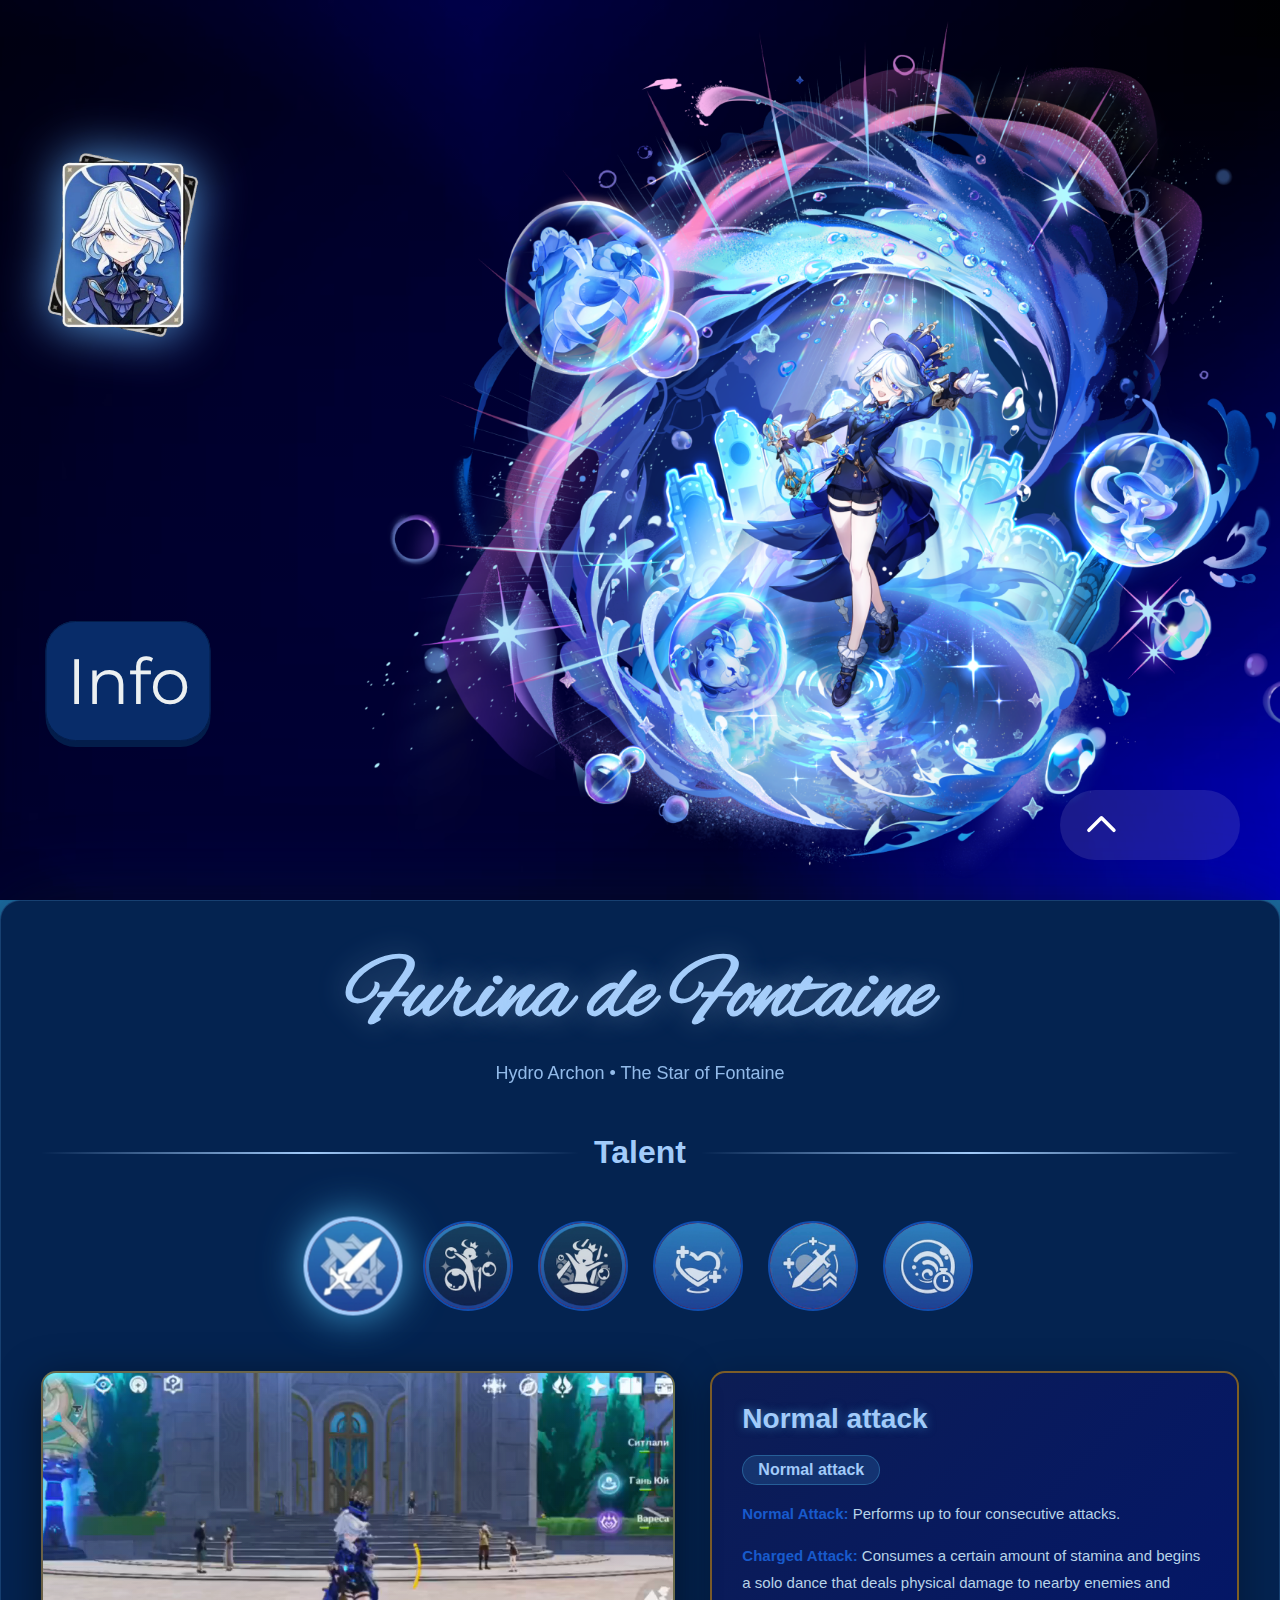
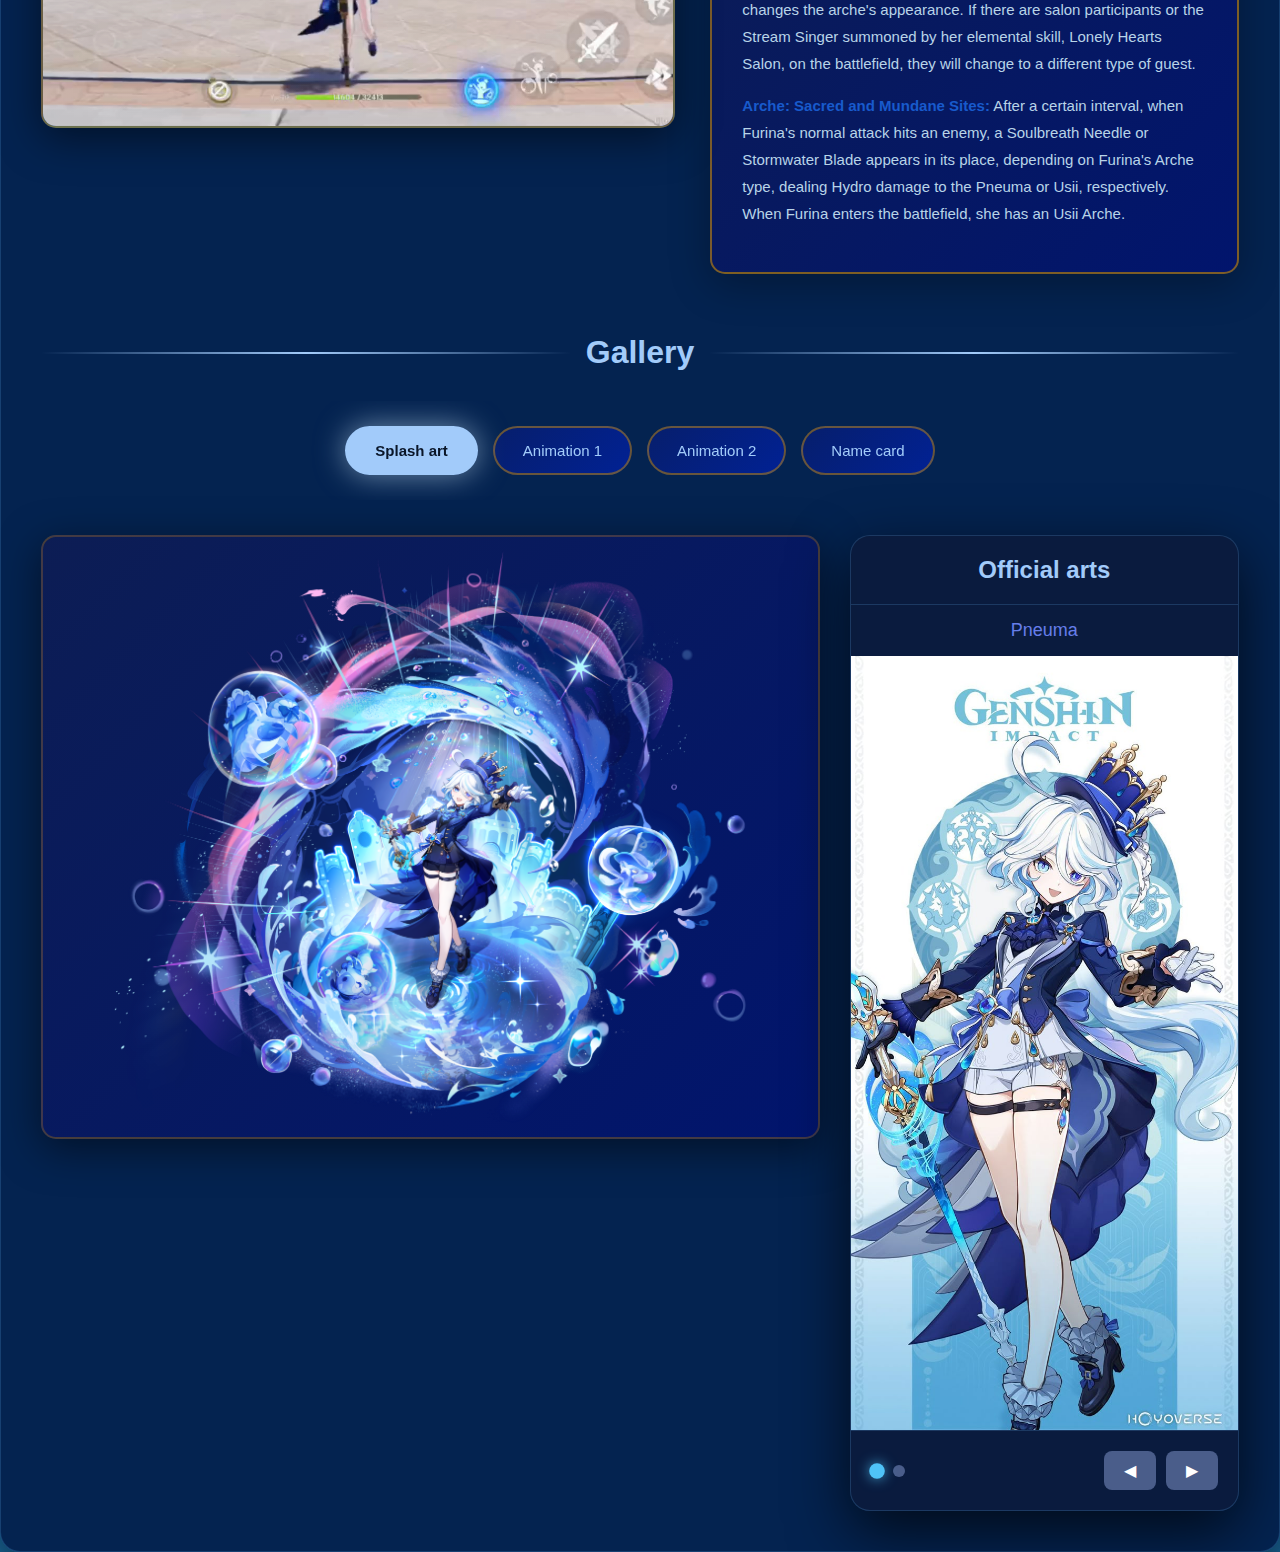
<file: Index.html>
<!DOCTYPE html>
<html lang="en">
<head>
  <meta charset="UTF-8">
  <meta name="viewport" content="width=device-width, initial-scale=1.0">

  <title>Furina g</title>
  <link rel="icon" type="image/png" href="Fura.png">
<link rel="stylesheet" href="Style.css">
</head>
<body>

<section id="start">
    <div class="background"></div>

    <div class="title">
        <h1 class="title_1">Furina</h1>
    </div>

    <div class="splash_base">
        <div class="hz">
            <img src="splash_art.png" alt="Furina splash art" class="splash_art">
        </div>
    </div>

    <div class="card">
        <div class="precard" onclick="openConstellation()">
            <img src="Fura.png" alt="furina_card" class="furina_card" >
        </div>
    </div>

    <div class="info">
        <div class="info_about_furina">
            <a class="button" href="Furina.html">Info</a>
        </div>
    </div>

    <div class="overlay"></div>
</section>

<!-- Constellation table -->
<div id="constellationPopup" class="popup-overlay" onclick="closeConstellation()">
    <div class="popup-content" onclick="event.stopPropagation()">
        <button class="popup-close" onclick="closeConstellation()">×</button>

        <h2 class="popup-title">Poisson d'Avril</h2>
        <p class="popup-subtitle">Constellation Furina</p>

        <div class="constellation-grid">
            <!-- lvl 1 -->
            <div class="constellation-item">
                <span class="constellation-number">C1</span>
                <div class="constellation-icon_1"></div>
                <div class="constellation-info">
                    <h3>"Love Is a Rebellious Bird That None Can Tame"</h3>
                    <p>When Furina is in the Salon Member or Singer of Many Waters state, the HP of all party members is increased by 20%.</p>
                </div>
            </div>

            <!-- lvl 2 -->
            <div class="constellation-item">
                <span class="constellation-number">C2</span>
                <div class="constellation-icon_2"></div>
                <div class="constellation-info">
                    <h3>"A Woman Adapts Like Duckweed in Water"</h3>
                    <p>In Salon Member state, 1 more Gentilhomme is created. In Singer of Many Waters state, healing is increased by 25%.</p>
                </div>
            </div>

            <!-- lvl 3 -->
            <div class="constellation-item">
                <span class="constellation-number">C3</span>
                <div class="constellation-icon_3"></div>
                <div class="constellation-info">
                    <h3>"My Secret Is Hidden Within Me, No One Will Know My Name"</h3>
                    <p>Increases the level of the "Salon Solitaire" skill by 3. Maximum level is 15.</p>
                </div>
            </div>

            <!-- lvl 4 -->
            <div class="constellation-item">
                <span class="constellation-number">C4</span>
                <div class="constellation-icon_4"></div>
                <div class="constellation-info">
                    <h3>"They Know Not Life, Who Dwelt in the Netherworld Not!"</h3>
                    <p>When team members gain or lose HP, Furina gains 4 Energy charges. Triggers once every 5 seconds.</p>
                </div>
            </div>

            <!-- lvl 5 -->
            <div class="constellation-item">
                <span class="constellation-number">C5</span>
                <div class="constellation-icon_5"></div>
                <div class="constellation-info">
                    <h3>"His Name I Now Know, It Is...!"</h3>
                    <p>Increases Elemental Burst level by 3. Maximum level is 15.</p>
                </div>
            </div>

            <!-- lvl 6 -->
            <div class="constellation-item">
                <span class="constellation-number">C6</span>
                <div class="constellation-icon_6"></div>
                <div class="constellation-info">
                    <h3>"Hear Me — Let Us Raise the Chalice of Love!"</h3>
                    <p>When Furina uses an Elemental Skill, she gains "Center of Attention" for 10 seconds. During the effect, DMG and healing of characters increases by 14%, can be stacked up to 3 times.</p>
                </div>
            </div>
        </div>
    </div>
</div>

<div class="back-button">
    <button class="back-to-top" onclick="window.scrollTo({top: 0, behavior: 'smooth'})">
        <svg xmlns="http://www.w3.org/2000/svg" fill="none" viewBox="0 0 24 24" stroke-width="2" stroke="currentColor" class="arrow">
            <path stroke-linecap="round" stroke-linejoin="round" d="M5 15l7-7 7 7" />
        </svg>
        <span class="text">Back to top</span>
    </button>
</div>

<div class="container">
    <div class="header">
        <h1> Furina de Fontaine </h1>
        <p>Hydro Archon • The Star of Fontaine</p>
    </div>

    <!-- Talent -->
    <div class="talents-section">
        <h2 class="section-title">Talent</h2>

        <div class="talents-icons">
            <div class="talent-icon active" data-talent="0">
                <img src="base_atak.webp" alt="Salon Solitaire">
            </div>
            <div class="talent-icon" data-talent="1">
                <img src="E.webp" alt="Salon Solitaire Ousia">
            </div>
            <div class="talent-icon" data-talent="2">
                <img src="Q.webp" alt="Let the People Rejoice">
            </div>
            <div class="talent-icon" data-talent="3">
                <img src="1_psv.webp" alt="Endless Waltz">
            </div>
            <div class="talent-icon" data-talent="4">
                <img src="2_pasive_t.png" alt="Unheard Confession">
            </div>
            <div class="talent-icon" data-talent="5">
                <img src="3_pasive.webp" alt="The Sea Is My Stage">
            </div>
        </div>

        <div class="talent-content">
            <div class="talent-media">
                <video autoplay loop muted playsinline>
                    <source src="base.atak.mp4" type="video/mp4">
                    <img src="Fura.png" alt="Furina Talent">
                </video>
            </div>

            <div class="talent-description">
                <h3 id="talentName">Normal attack</h3>
                <span class="talent-type" id="talentType">Normal attack</span>
                <div id="talentDesc">
                    <p><strong>Normal Attack:</strong> Performs up to four consecutive attacks.</p>
                    <p><strong>Charged Attack:</strong> Consumes a certain amount of stamina and begins a solo dance that deals physical damage to nearby enemies and changes the arche's appearance. If there are salon participants or the Stream Singer summoned by her elemental skill, Lonely Hearts Salon, on the battlefield, they will change to a different type of guest.</p>
                    <p><strong>Arche: Sacred and Mundane Sites:</strong> After a certain interval, when Furina's normal attack hits an enemy, a Soulbreath Needle or Stormwater Blade appears in its place, depending on Furina's Arche type, dealing Hydro damage to the Pneuma or Usii, respectively. When Furina enters the battlefield, she has an Usii Arche.</p>
                </div>
            </div>
        </div>
    </div>

    <!-- Gallery -->
    <div class="gallery-section">
        <h2 class="section-title">Gallery</h2>

        <div class="gallery-nav">
            <button class="gallery-btn active" data-gallery="0">Splash art</button>
            <button class="gallery-btn" data-gallery="1">Animation 1</button>
            <button class="gallery-btn" data-gallery="2">Animation 2</button>
            <button class="gallery-btn" data-gallery="3">Name card</button>
        </div>

        <div class="gallery-content-wrapper">
            <div class="gallery-content">
                <div class="gallery-media">
                    <img src="splash_art.png" alt="Furina Splash Art">
                </div>
            </div>

            <!-- Photo slider-->
            <div class="slider-container">
                <div class="slider-title">Official arts</div>
                <div class="slider-subtitle">Pneuma</div>

                <div class="slider-wrapper" id="sliderWrapper">
                    <div class="slide active">
                        <img src="pneuma.jfif" alt="Арт 1">
                    </div>
                    <div class="slide">
                        <img src="ousia.jfif" alt="Арт 2">
                    </div>
                </div>

                <div class="slider-controls">
                    <div class="dots">
                        <span class="dot active" data-slide="0"></span>
                        <span class="dot" data-slide="1"></span>
                    </div>
                    <div class="nav-buttons">
                        <button id="prevBtn">◀</button>
                        <button id="nextBtn">▶</button>
                    </div>
                </div>
            </div>
        </div>


    </div>
</div>

<script>
//   Поява/зникнення

const sections = document.querySelectorAll("section");

const observer = new IntersectionObserver((entries) => {
  entries.forEach(entry => {
    if (entry.isIntersecting) {
      entry.target.classList.add("visible");
    } else {
      entry.target.classList.remove("visible");
    }
  });
}, { threshold: 0.3 });

sections.forEach(section => {
  observer.observe(section);
});

// Hide card

const precard = document.querySelector('.precard');

window.addEventListener('scroll', () => {
    if (window.scrollY > window.innerHeight * 0.8) {
        precard.classList.add('hidden');
    } else {
        precard.classList.remove('hidden');
    }
});

// const table

function openConstellation() {
    document.getElementById('constellationPopup').classList.add('active');
    document.body.style.overflow = 'hidden';
}

function closeConstellation() {
    document.getElementById('constellationPopup').classList.remove('active');
    document.body.style.overflow = 'auto';
}


document.addEventListener('keydown', (e) => {
    if (e.key === 'Escape') {
        closeConstellation();
    }
});

// Talent

const talentsData = [
    {
        name: "Normal attack",
        type: "Normal attack",
        description: `
            <p style="color: #a2cbfa;"><strong style="color: #185acc;">Normal Attack:</strong> Performs up to four consecutive hits.</p>
            <p style="color: #a2cbfa;"><strong style="color: #185acc;">Charged Attack:</strong> Spends a certain amount of stamina and begins a solo dance that deals physical damage to nearby enemies and changes her archetype. If there are salon participants or the Stream Singer summoned by her elemental skill, Lonely Hearts Salon, on the battlefield, they will change to a different type of guest.</p>
            <p style="color: #a2cbfa;"><strong style="color: #185acc;">Arche: Sacred and Secular Places:</strong> After a certain interval, when Furina's normal attack hits an enemy, a Soulbreath Needle or Stormwater Blade appears in its place, depending on Furina's Arche type, dealing Hydro damage to either Pneuma or Usii, respectively. When Furina enters the battlefield, she has an Usii Arche.</p>
        `,
        video: "base.atak.mp4"
    },
    {
        name: "Salon Solitaire",
        type: "Elemental skill",
        description: `
            <p style="color: #a2cbfa;"><strong style="color: #185acc;">Pneuma</strong></p>
            <p style="color: #a2cbfa;">Summons a Stream Singer who heals nearby active characters proportional to their max HP at regular intervals.</p>
            <p style="color: #a2cbfa; margin-top: 15px;"><strong style="color: #185acc;">Ousia</strong></p>
            <p style="color: #a2cbfa;">The swirling bubbles in the dance deal Hydro damage over an area proportional to Furina's max HP and summon three salon guests: <strong style="color: #185acc;">Monsieur Houchet</strong> as a spherical octopus, <strong style="color: #185acc;">Manager Chevalmarine</strong> as a bubble horse, and <strong style="color: #185acc;">Mademoiselle Crabaletta</strong> as an armored crab. They attack nearby enemies at set intervals with priority on the active character's target, dealing Hydro damage proportional to the character's max HP. If there are nearby characters with HP above 50%, Salon members use these characters' HP when attacking to increase their attack power based on the number of characters "borrowing" HP. If the number of donor characters is <strong style="color: #002ca3;">1/2/3/4</strong> (or more), the damage dealt by Salon members is <strong style="color: #185acc;">110%/120%/130%/140%</strong> of their initial damage.</p>
        `,
        video: "E_talent.mp4"
    },
    {
        name: "Let the People Rejoice",
        type: "Elemental explosion",
        description: `
            <p style="color: #a2cbfa;">A jovial impulse is awakened, creating a foamy scene and dealing Hydro damage in an area proportional to Furina's Max HP and placing nearby party members into the <strong style="color: #185acc;">Worldwide Jovial</strong> state: while the state is active, whenever nearby characters' current HP increases or decreases, Furina gains <strong style="color: #185acc;">1 Fanfare</strong> for every 1% change in the character's HP as a percentage of their Max HP.</p>
            <p style="color: #a2cbfa; margin-top: 10px;">At the same time, the damage dealt and healing received by all nearby party members is increased based on the number of Fanfares.</p>
            <p style="color: #a2cbfa; margin-top: 10px;">When the duration expires, Furina's Fanfare resets.</p>
        `,
        video: "Q_talent.mp4"
    },
    {
        name: "Endless Waltz",
        type: "Passive Talent 1",
        description: `
            <p style="color: #a2cbfa;">Whenever an active character in a party receives excessive healing and the source of the healing is not Furina herself, Furina restores HP to a nearby party member every <strong style="color: #185acc;">2 seconds</strong> equal to <strong style="color: #185acc;">2%</strong> of their Max HP for <strong style="color: #185acc;">4 seconds</strong>.</p>
        `
    },
    {
        name: "Unheard Confession",
        type: "Passive Talent 2",
        description: `
            <p style="color: #a2cbfa;">Every <strong style="color: #185acc;">1000 points</strong> of max HP buffs the Furina's Lonely Hearts Salon of the opposite arche as follows:</p>
            <p style="color: #a2cbfa; margin-left: 20px; margin-top: 10px;">• Damage dealt by salon participants increases by <strong style="color: #185acc;">0.7%</strong>, up to a maximum of <strong style="color: #185acc;">28%</strong>.</p>
            <p style="color: #a2cbfa; margin-left: 20px; margin-top: 8px;">• The interval at which the Stream Singer heals the active character nearby is reduced by <strong style="color: #185acc;">0.4%</strong>. This can reduce the interval by a maximum of <strong style="color: #002ca3;">16%</strong>.</p>
        `
    },
    {
        name: "The Sea Is My Stage",
        type: "Utility Passive",
        description: `
            <p style="color: #a2cbfa;">The cooldown of Fontmere's Xenochrome Aliens abilities is reduced by <strong style="color: #185acc;">30%</strong>.</p>
        `
    }
];

// Gallery

const galleryData = [
    {
        title: "Furina Splash Art",
        type: "image",
        media: "splash_art.png"
    },
    {
        title: "Animation 1",
        type: "video",
        media: "Animation2.mp4"
    },
    {
        title: "Animation 2",
        type: "video",
        media: "Animation1.mp4"
    },
    {
        title: "Name Card",
        type: "image",
        media: "card_name.jfif"
    }
];

// talent logic

const talentIcons = document.querySelectorAll('.talent-icon');
const talentName = document.getElementById('talentName');
const talentType = document.getElementById('talentType');
const talentDesc = document.getElementById('talentDesc');
const talentMediaContainer = document.querySelector('.talent-media');

talentIcons.forEach((icon, index) => {
    icon.addEventListener('click', () => {
        talentIcons.forEach(i => i.classList.remove('active'));
        icon.classList.add('active');

        const data = talentsData[index];
        talentName.textContent = data.name;
        talentType.textContent = data.type;
        talentDesc.innerHTML = `<p>${data.description}</p>`;

// have/not video
        if (data.video) {
            talentMediaContainer.innerHTML = `
                <video autoplay loop muted playsinline>
                    <source src="${data.video}" type="video/mp4">
                </video>
            `;
        } else {
// just icon for psv talent
            talentMediaContainer.innerHTML = `
                <div class="passive-talent-display">
                    <div class="passive-talent-icon">
                        <img src="${icon.querySelector('img').src}" alt="${data.name}">
                    </div>
                </div>
            `;
        }
    });
});

// gallery logic

const galleryButtons = document.querySelectorAll('.gallery-btn');
const galleryMediaContainer = document.querySelector('.gallery-media');

galleryButtons.forEach((btn) => {
    btn.addEventListener('click', () => {
// delete active class
        galleryButtons.forEach(b => b.classList.remove('active'));
        btn.classList.add('active');

// keep index HTML atributs
        const index = parseInt(btn.getAttribute('data-gallery'));
        const data = galleryData[index];


        if (data.type === "video") {
            galleryMediaContainer.innerHTML = `
                <video autoplay loop muted playsinline>
                    <source src="${data.media}" type="video/mp4">
                </video>
            `;
        } else {
            galleryMediaContainer.innerHTML = `
                <img src="${data.media}" alt="${data.title}">
            `;
        }
    });
});

// pneuma/ousia card

let currentSlide = 0;
const slides = document.querySelectorAll('.slide');
const dots = document.querySelectorAll('.dot');
const subtitle = document.querySelector('.slider-subtitle');
const sliderWrapper = document.getElementById('sliderWrapper');
const totalSlides = slides.length;
let autoSlideInterval;

// Text at slides
const subtitles = ['Pneuma', 'Ousia'];

// automat height
function adjustSliderHeight() {
    const activeSlide = document.querySelector('.slide.active img');
    if (activeSlide && activeSlide.complete) {
        const aspectRatio = activeSlide.naturalHeight / activeSlide.naturalWidth;
        const newHeight = sliderWrapper.offsetWidth * aspectRatio;
        sliderWrapper.style.height = `${newHeight}px`;
    }
}

function showSlide(n) {
    slides.forEach(slide => slide.classList.remove('active'));
    dots.forEach(dot => dot.classList.remove('active'));

    currentSlide = (n + totalSlides) % totalSlides;

    slides[currentSlide].classList.add('active');
    dots[currentSlide].classList.add('active');


    subtitle.style.opacity = '0';
    setTimeout(() => {
        subtitle.textContent = subtitles[currentSlide];
        subtitle.style.opacity = '1';
    }, 250);

// Height adjustment
    setTimeout(adjustSliderHeight, 50);
}

function nextSlide() {
    showSlide(currentSlide + 1);
}

function prevSlide() {
    showSlide(currentSlide - 1);
}

function startAutoSlide() {
    autoSlideInterval = setInterval(nextSlide, 4000);
}

function stopAutoSlide() {
    clearInterval(autoSlideInterval);
}

// Navigate button
document.getElementById('nextBtn').addEventListener('click', () => {
    nextSlide();
    stopAutoSlide();
    startAutoSlide();
});

document.getElementById('prevBtn').addEventListener('click', () => {
    prevSlide();
    stopAutoSlide();
    startAutoSlide();
});

// navigate dot
dots.forEach(dot => {
    dot.addEventListener('click', (e) => {
        const slideIndex = parseInt(e.target.getAttribute('data-slide'));
        showSlide(slideIndex);
        stopAutoSlide();
        startAutoSlide();
    });
});


window.addEventListener('load', () => {
    adjustSliderHeight();
    startAutoSlide();
});


sliderWrapper.addEventListener('mouseenter', stopAutoSlide);
sliderWrapper.addEventListener('mouseleave', startAutoSlide);


window.addEventListener('resize', adjustSliderHeight);


slides.forEach(slide => {
    const img = slide.querySelector('img');
    if (img) {
        img.addEventListener('load', adjustSliderHeight);
    }
});
</script>

</body>
</html>
</file>
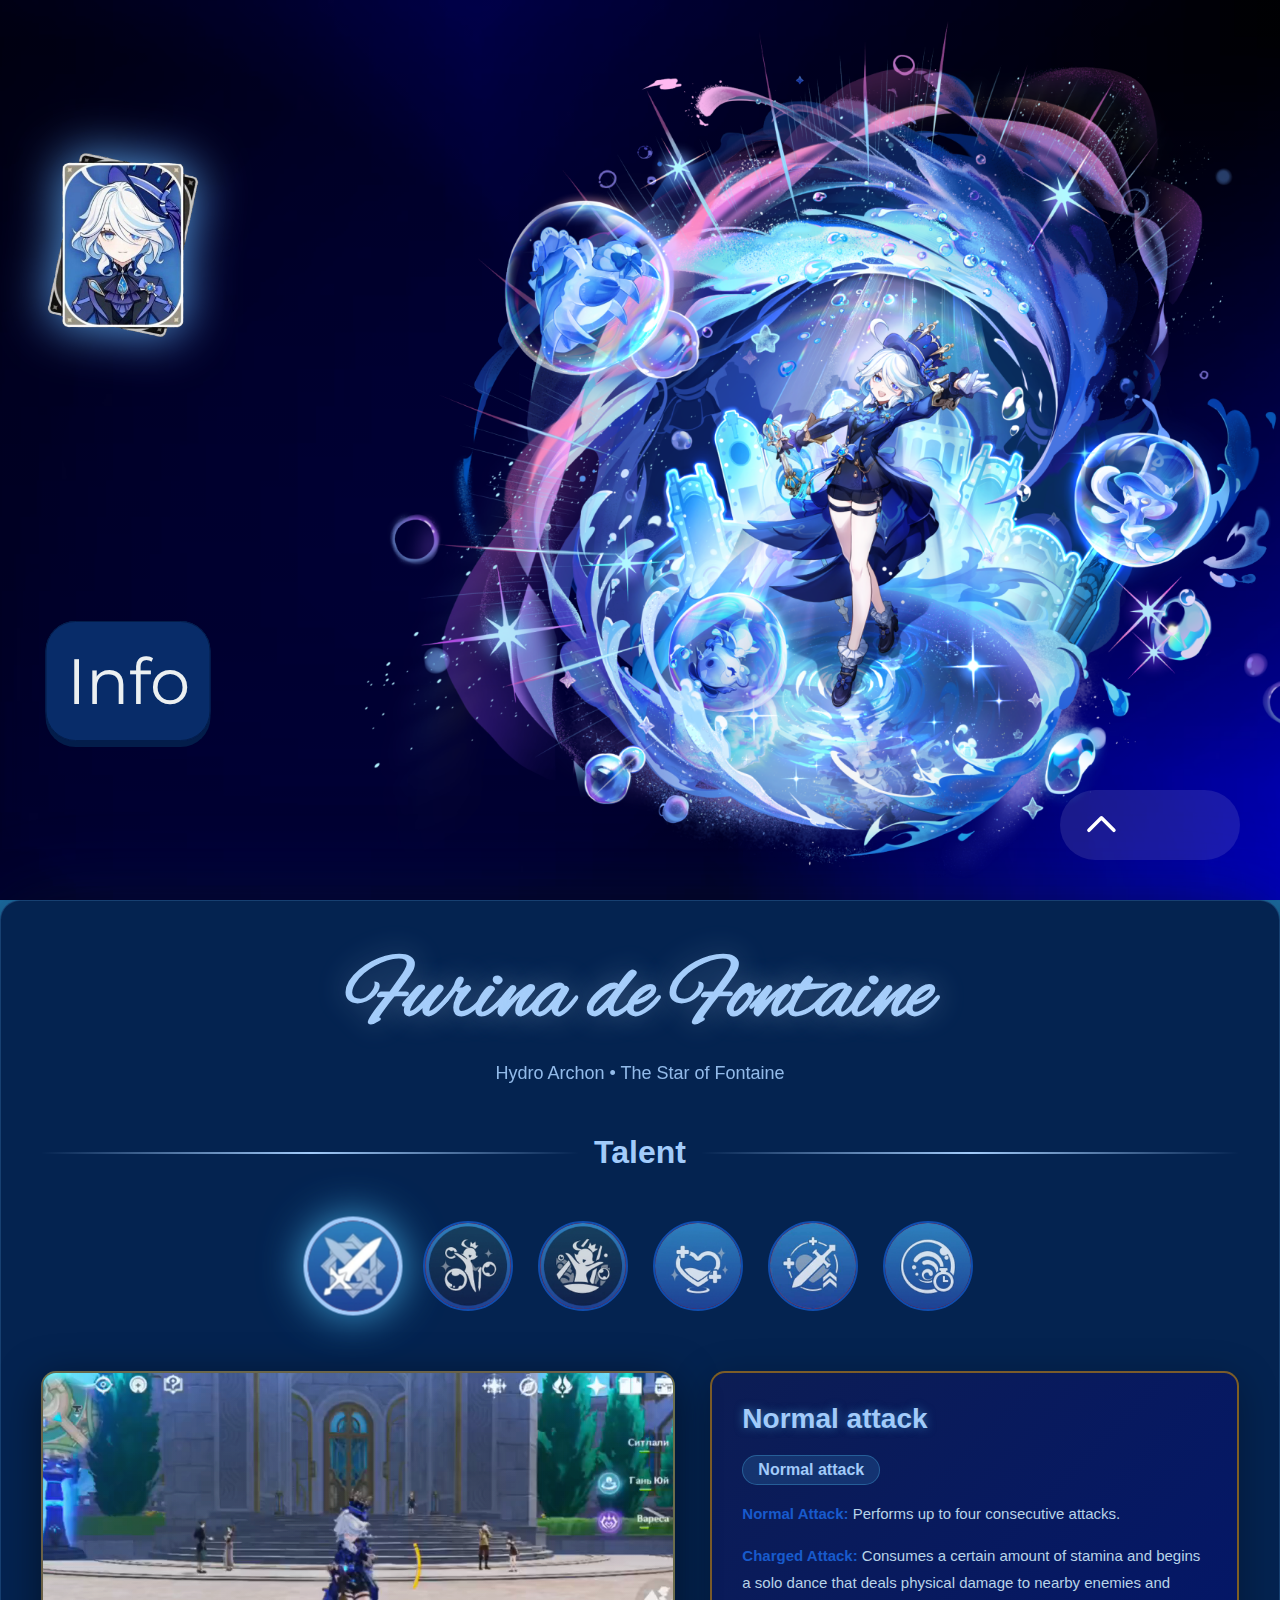
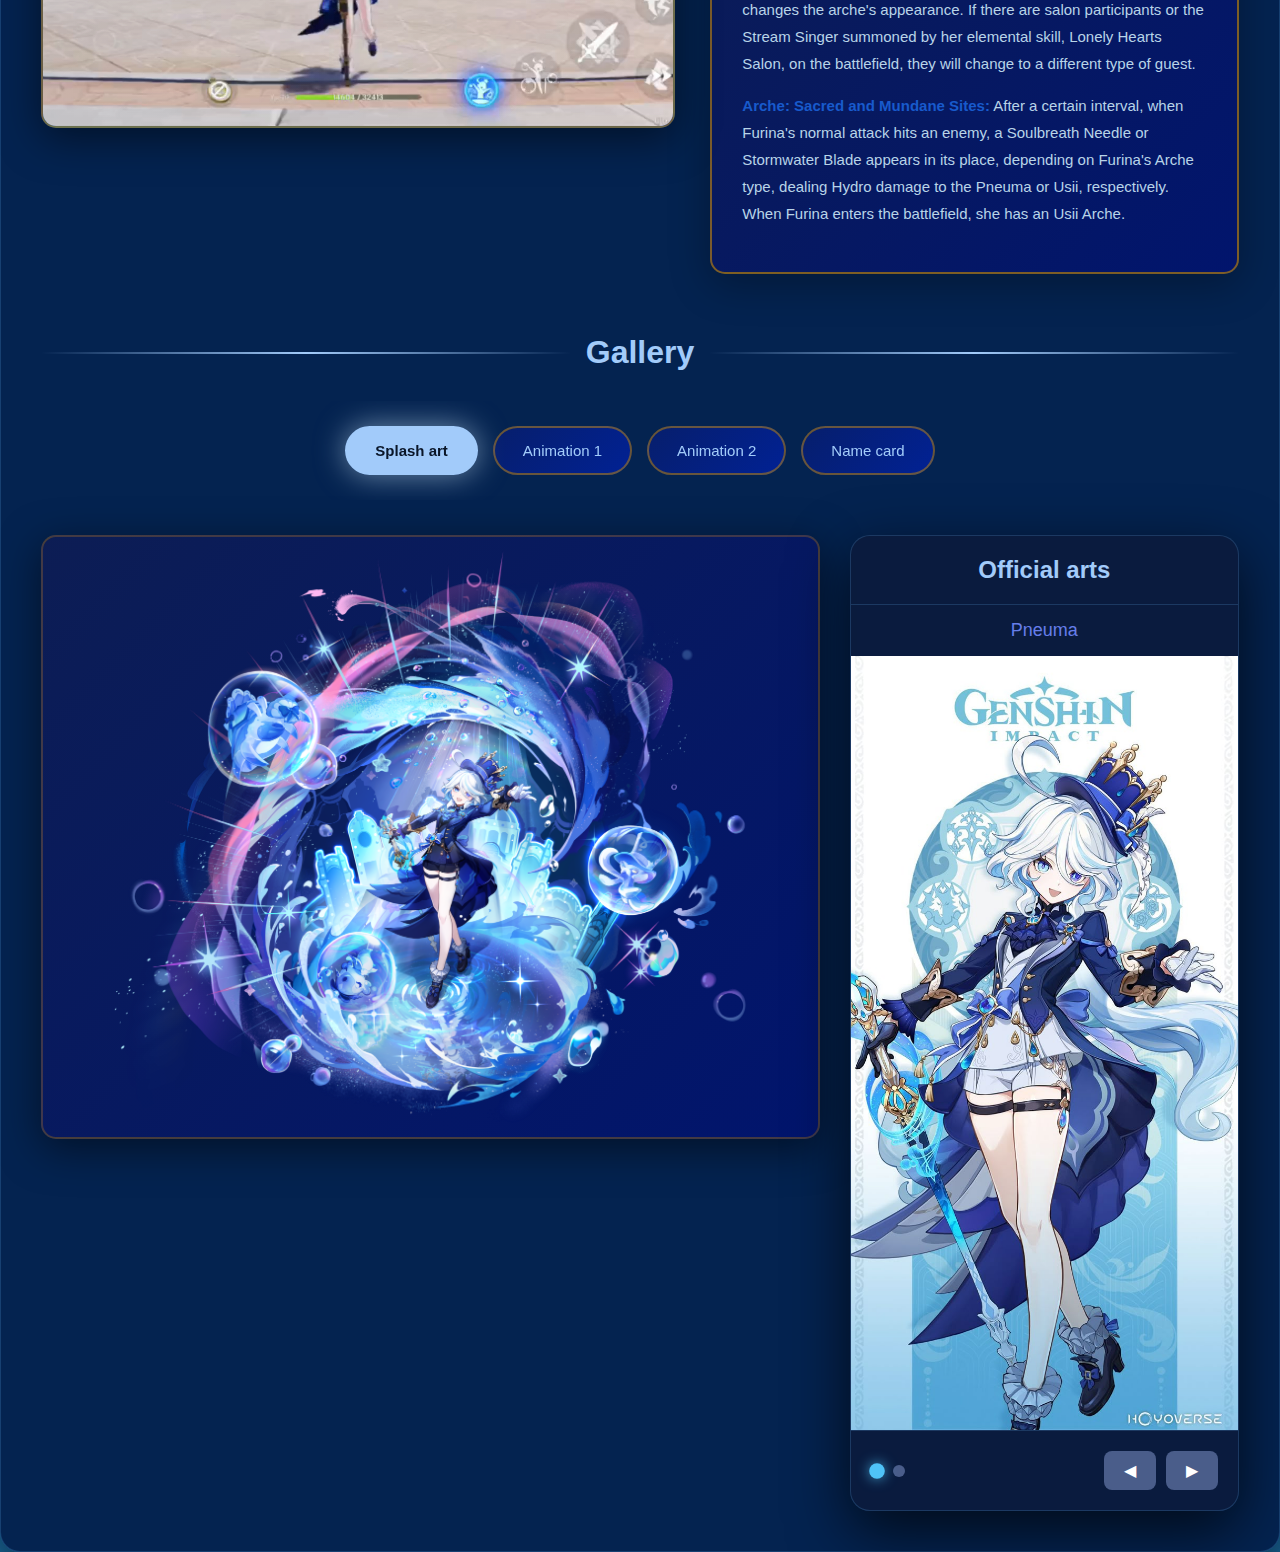
<file: index.html>
<!DOCTYPE html>
<html lang="en">
<head>
  <meta charset="UTF-8">
  <meta name="viewport" content="width=device-width, initial-scale=1.0">

  <title>Furina g</title>
  <link rel="icon" type="image/png" href="Fura.png">
<link rel="stylesheet" href="Style.css">
</head>
<body>

<section id="start">
    <div class="background"></div>

    <div class="title">
        <h1 class="title_1">Furina</h1>
    </div>

    <div class="splash_base">
        <div class="hz">
            <img src="splash_art.png" alt="Furina splash art" class="splash_art">
        </div>
    </div>

    <div class="card">
        <div class="precard" onclick="openConstellation()">
            <img src="Fura.png" alt="furina_card" class="furina_card" >
        </div>
    </div>

    <div class="info">
        <div class="info_about_furina">
            <a class="button" href="Furina.html">Info</a>
        </div>
    </div>

    <div class="overlay"></div>
</section>

<!-- Constellation table -->
<div id="constellationPopup" class="popup-overlay" onclick="closeConstellation()">
    <div class="popup-content" onclick="event.stopPropagation()">
        <button class="popup-close" onclick="closeConstellation()">×</button>

        <h2 class="popup-title">Poisson d'Avril</h2>
        <p class="popup-subtitle">Constellation Furina</p>

        <div class="constellation-grid">
            <!-- lvl 1 -->
            <div class="constellation-item">
                <span class="constellation-number">C1</span>
                <div class="constellation-icon_1"></div>
                <div class="constellation-info">
                    <h3>"Love Is a Rebellious Bird That None Can Tame"</h3>
                    <p>When Furina is in the Salon Member or Singer of Many Waters state, the HP of all party members is increased by 20%.</p>
                </div>
            </div>

            <!-- lvl 2 -->
            <div class="constellation-item">
                <span class="constellation-number">C2</span>
                <div class="constellation-icon_2"></div>
                <div class="constellation-info">
                    <h3>"A Woman Adapts Like Duckweed in Water"</h3>
                    <p>In Salon Member state, 1 more Gentilhomme is created. In Singer of Many Waters state, healing is increased by 25%.</p>
                </div>
            </div>

            <!-- lvl 3 -->
            <div class="constellation-item">
                <span class="constellation-number">C3</span>
                <div class="constellation-icon_3"></div>
                <div class="constellation-info">
                    <h3>"My Secret Is Hidden Within Me, No One Will Know My Name"</h3>
                    <p>Increases the level of the "Salon Solitaire" skill by 3. Maximum level is 15.</p>
                </div>
            </div>

            <!-- lvl 4 -->
            <div class="constellation-item">
                <span class="constellation-number">C4</span>
                <div class="constellation-icon_4"></div>
                <div class="constellation-info">
                    <h3>"They Know Not Life, Who Dwelt in the Netherworld Not!"</h3>
                    <p>When team members gain or lose HP, Furina gains 4 Energy charges. Triggers once every 5 seconds.</p>
                </div>
            </div>

            <!-- lvl 5 -->
            <div class="constellation-item">
                <span class="constellation-number">C5</span>
                <div class="constellation-icon_5"></div>
                <div class="constellation-info">
                    <h3>"His Name I Now Know, It Is...!"</h3>
                    <p>Increases Elemental Burst level by 3. Maximum level is 15.</p>
                </div>
            </div>

            <!-- lvl 6 -->
            <div class="constellation-item">
                <span class="constellation-number">C6</span>
                <div class="constellation-icon_6"></div>
                <div class="constellation-info">
                    <h3>"Hear Me — Let Us Raise the Chalice of Love!"</h3>
                    <p>When Furina uses an Elemental Skill, she gains "Center of Attention" for 10 seconds. During the effect, DMG and healing of characters increases by 14%, can be stacked up to 3 times.</p>
                </div>
            </div>
        </div>
    </div>
</div>

<div class="back-button">
    <button class="back-to-top" onclick="window.scrollTo({top: 0, behavior: 'smooth'})">
        <svg xmlns="http://www.w3.org/2000/svg" fill="none" viewBox="0 0 24 24" stroke-width="2" stroke="currentColor" class="arrow">
            <path stroke-linecap="round" stroke-linejoin="round" d="M5 15l7-7 7 7" />
        </svg>
        <span class="text">Back to top</span>
    </button>
</div>

<div class="container">
    <div class="header">
        <h1> Furina de Fontaine </h1>
        <p>Hydro Archon • The Star of Fontaine</p>
    </div>

    <!-- Talent -->
    <div class="talents-section">
        <h2 class="section-title">Talent</h2>

        <div class="talents-icons">
            <div class="talent-icon active" data-talent="0">
                <img src="base_atak.webp" alt="Salon Solitaire">
            </div>
            <div class="talent-icon" data-talent="1">
                <img src="E.webp" alt="Salon Solitaire Ousia">
            </div>
            <div class="talent-icon" data-talent="2">
                <img src="Q.webp" alt="Let the People Rejoice">
            </div>
            <div class="talent-icon" data-talent="3">
                <img src="1_psv.webp" alt="Endless Waltz">
            </div>
            <div class="talent-icon" data-talent="4">
                <img src="2_pasive_t.png" alt="Unheard Confession">
            </div>
            <div class="talent-icon" data-talent="5">
                <img src="3_pasive.webp" alt="The Sea Is My Stage">
            </div>
        </div>

        <div class="talent-content">
            <div class="talent-media">
                <video autoplay loop muted playsinline>
                    <source src="base.atak.mp4" type="video/mp4">
                    <img src="Fura.png" alt="Furina Talent">
                </video>
            </div>

            <div class="talent-description">
                <h3 id="talentName">Normal attack</h3>
                <span class="talent-type" id="talentType">Normal attack</span>
                <div id="talentDesc">
                    <p><strong>Normal Attack:</strong> Performs up to four consecutive attacks.</p>
                    <p><strong>Charged Attack:</strong> Consumes a certain amount of stamina and begins a solo dance that deals physical damage to nearby enemies and changes the arche's appearance. If there are salon participants or the Stream Singer summoned by her elemental skill, Lonely Hearts Salon, on the battlefield, they will change to a different type of guest.</p>
                    <p><strong>Arche: Sacred and Mundane Sites:</strong> After a certain interval, when Furina's normal attack hits an enemy, a Soulbreath Needle or Stormwater Blade appears in its place, depending on Furina's Arche type, dealing Hydro damage to the Pneuma or Usii, respectively. When Furina enters the battlefield, she has an Usii Arche.</p>
                </div>
            </div>
        </div>
    </div>

    <!-- Gallery -->
    <div class="gallery-section">
        <h2 class="section-title">Gallery</h2>

        <div class="gallery-nav">
            <button class="gallery-btn active" data-gallery="0">Splash art</button>
            <button class="gallery-btn" data-gallery="1">Animation 1</button>
            <button class="gallery-btn" data-gallery="2">Animation 2</button>
            <button class="gallery-btn" data-gallery="3">Name card</button>
        </div>

        <div class="gallery-content-wrapper">
            <div class="gallery-content">
                <div class="gallery-media">
                    <img src="splash_art.png" alt="Furina Splash Art">
                </div>
            </div>

            <!-- Photo slider-->
            <div class="slider-container">
                <div class="slider-title">Official arts</div>
                <div class="slider-subtitle">Pneuma</div>

                <div class="slider-wrapper" id="sliderWrapper">
                    <div class="slide active">
                        <img src="pneuma.jfif" alt="Арт 1">
                    </div>
                    <div class="slide">
                        <img src="ousia.jfif" alt="Арт 2">
                    </div>
                </div>

                <div class="slider-controls">
                    <div class="dots">
                        <span class="dot active" data-slide="0"></span>
                        <span class="dot" data-slide="1"></span>
                    </div>
                    <div class="nav-buttons">
                        <button id="prevBtn">◀</button>
                        <button id="nextBtn">▶</button>
                    </div>
                </div>
            </div>
        </div>


    </div>
</div>

<script>
//   Поява/зникнення

const sections = document.querySelectorAll("section");

const observer = new IntersectionObserver((entries) => {
  entries.forEach(entry => {
    if (entry.isIntersecting) {
      entry.target.classList.add("visible");
    } else {
      entry.target.classList.remove("visible");
    }
  });
}, { threshold: 0.3 });

sections.forEach(section => {
  observer.observe(section);
});

// Hide card

const precard = document.querySelector('.precard');

window.addEventListener('scroll', () => {
    if (window.scrollY > window.innerHeight * 0.8) {
        precard.classList.add('hidden');
    } else {
        precard.classList.remove('hidden');
    }
});

// const table

function openConstellation() {
    document.getElementById('constellationPopup').classList.add('active');
    document.body.style.overflow = 'hidden';
}

function closeConstellation() {
    document.getElementById('constellationPopup').classList.remove('active');
    document.body.style.overflow = 'auto';
}


document.addEventListener('keydown', (e) => {
    if (e.key === 'Escape') {
        closeConstellation();
    }
});

// Talent

const talentsData = [
    {
        name: "Normal attack",
        type: "Normal attack",
        description: `
            <p style="color: #a2cbfa;"><strong style="color: #185acc;">Normal Attack:</strong> Performs up to four consecutive hits.</p>
            <p style="color: #a2cbfa;"><strong style="color: #185acc;">Charged Attack:</strong> Spends a certain amount of stamina and begins a solo dance that deals physical damage to nearby enemies and changes her archetype. If there are salon participants or the Stream Singer summoned by her elemental skill, Lonely Hearts Salon, on the battlefield, they will change to a different type of guest.</p>
            <p style="color: #a2cbfa;"><strong style="color: #185acc;">Arche: Sacred and Secular Places:</strong> After a certain interval, when Furina's normal attack hits an enemy, a Soulbreath Needle or Stormwater Blade appears in its place, depending on Furina's Arche type, dealing Hydro damage to either Pneuma or Usii, respectively. When Furina enters the battlefield, she has an Usii Arche.</p>
        `,
        video: "base.atak.mp4"
    },
    {
        name: "Salon Solitaire",
        type: "Elemental skill",
        description: `
            <p style="color: #a2cbfa;"><strong style="color: #185acc;">Pneuma</strong></p>
            <p style="color: #a2cbfa;">Summons a Stream Singer who heals nearby active characters proportional to their max HP at regular intervals.</p>
            <p style="color: #a2cbfa; margin-top: 15px;"><strong style="color: #185acc;">Ousia</strong></p>
            <p style="color: #a2cbfa;">The swirling bubbles in the dance deal Hydro damage over an area proportional to Furina's max HP and summon three salon guests: <strong style="color: #185acc;">Monsieur Houchet</strong> as a spherical octopus, <strong style="color: #185acc;">Manager Chevalmarine</strong> as a bubble horse, and <strong style="color: #185acc;">Mademoiselle Crabaletta</strong> as an armored crab. They attack nearby enemies at set intervals with priority on the active character's target, dealing Hydro damage proportional to the character's max HP. If there are nearby characters with HP above 50%, Salon members use these characters' HP when attacking to increase their attack power based on the number of characters "borrowing" HP. If the number of donor characters is <strong style="color: #002ca3;">1/2/3/4</strong> (or more), the damage dealt by Salon members is <strong style="color: #185acc;">110%/120%/130%/140%</strong> of their initial damage.</p>
        `,
        video: "E_talent.mp4"
    },
    {
        name: "Let the People Rejoice",
        type: "Elemental explosion",
        description: `
            <p style="color: #a2cbfa;">A jovial impulse is awakened, creating a foamy scene and dealing Hydro damage in an area proportional to Furina's Max HP and placing nearby party members into the <strong style="color: #185acc;">Worldwide Jovial</strong> state: while the state is active, whenever nearby characters' current HP increases or decreases, Furina gains <strong style="color: #185acc;">1 Fanfare</strong> for every 1% change in the character's HP as a percentage of their Max HP.</p>
            <p style="color: #a2cbfa; margin-top: 10px;">At the same time, the damage dealt and healing received by all nearby party members is increased based on the number of Fanfares.</p>
            <p style="color: #a2cbfa; margin-top: 10px;">When the duration expires, Furina's Fanfare resets.</p>
        `,
        video: "Q_talent.mp4"
    },
    {
        name: "Endless Waltz",
        type: "Passive Talent 1",
        description: `
            <p style="color: #a2cbfa;">Whenever an active character in a party receives excessive healing and the source of the healing is not Furina herself, Furina restores HP to a nearby party member every <strong style="color: #185acc;">2 seconds</strong> equal to <strong style="color: #185acc;">2%</strong> of their Max HP for <strong style="color: #185acc;">4 seconds</strong>.</p>
        `
    },
    {
        name: "Unheard Confession",
        type: "Passive Talent 2",
        description: `
            <p style="color: #a2cbfa;">Every <strong style="color: #185acc;">1000 points</strong> of max HP buffs the Furina's Lonely Hearts Salon of the opposite arche as follows:</p>
            <p style="color: #a2cbfa; margin-left: 20px; margin-top: 10px;">• Damage dealt by salon participants increases by <strong style="color: #185acc;">0.7%</strong>, up to a maximum of <strong style="color: #185acc;">28%</strong>.</p>
            <p style="color: #a2cbfa; margin-left: 20px; margin-top: 8px;">• The interval at which the Stream Singer heals the active character nearby is reduced by <strong style="color: #185acc;">0.4%</strong>. This can reduce the interval by a maximum of <strong style="color: #002ca3;">16%</strong>.</p>
        `
    },
    {
        name: "The Sea Is My Stage",
        type: "Utility Passive",
        description: `
            <p style="color: #a2cbfa;">The cooldown of Fontmere's Xenochrome Aliens abilities is reduced by <strong style="color: #185acc;">30%</strong>.</p>
        `
    }
];

// Gallery

const galleryData = [
    {
        title: "Furina Splash Art",
        type: "image",
        media: "splash_art.png"
    },
    {
        title: "Animation 1",
        type: "video",
        media: "Animation2.mp4"
    },
    {
        title: "Animation 2",
        type: "video",
        media: "Animation1.mp4"
    },
    {
        title: "Name Card",
        type: "image",
        media: "card_name.jfif"
    }
];

// talent logic

const talentIcons = document.querySelectorAll('.talent-icon');
const talentName = document.getElementById('talentName');
const talentType = document.getElementById('talentType');
const talentDesc = document.getElementById('talentDesc');
const talentMediaContainer = document.querySelector('.talent-media');

talentIcons.forEach((icon, index) => {
    icon.addEventListener('click', () => {
        talentIcons.forEach(i => i.classList.remove('active'));
        icon.classList.add('active');

        const data = talentsData[index];
        talentName.textContent = data.name;
        talentType.textContent = data.type;
        talentDesc.innerHTML = `<p>${data.description}</p>`;

// have/not video
        if (data.video) {
            talentMediaContainer.innerHTML = `
                <video autoplay loop muted playsinline>
                    <source src="${data.video}" type="video/mp4">
                </video>
            `;
        } else {
// just icon for psv talent
            talentMediaContainer.innerHTML = `
                <div class="passive-talent-display">
                    <div class="passive-talent-icon">
                        <img src="${icon.querySelector('img').src}" alt="${data.name}">
                    </div>
                </div>
            `;
        }
    });
});

// gallery logic

const galleryButtons = document.querySelectorAll('.gallery-btn');
const galleryMediaContainer = document.querySelector('.gallery-media');

galleryButtons.forEach((btn) => {
    btn.addEventListener('click', () => {
// delete active class
        galleryButtons.forEach(b => b.classList.remove('active'));
        btn.classList.add('active');

// keep index HTML atributs
        const index = parseInt(btn.getAttribute('data-gallery'));
        const data = galleryData[index];


        if (data.type === "video") {
            galleryMediaContainer.innerHTML = `
                <video autoplay loop muted playsinline>
                    <source src="${data.media}" type="video/mp4">
                </video>
            `;
        } else {
            galleryMediaContainer.innerHTML = `
                <img src="${data.media}" alt="${data.title}">
            `;
        }
    });
});

// pneuma/ousia card

let currentSlide = 0;
const slides = document.querySelectorAll('.slide');
const dots = document.querySelectorAll('.dot');
const subtitle = document.querySelector('.slider-subtitle');
const sliderWrapper = document.getElementById('sliderWrapper');
const totalSlides = slides.length;
let autoSlideInterval;

// Text at slides
const subtitles = ['Pneuma', 'Ousia'];

// automat height
function adjustSliderHeight() {
    const activeSlide = document.querySelector('.slide.active img');
    if (activeSlide && activeSlide.complete) {
        const aspectRatio = activeSlide.naturalHeight / activeSlide.naturalWidth;
        const newHeight = sliderWrapper.offsetWidth * aspectRatio;
        sliderWrapper.style.height = `${newHeight}px`;
    }
}

function showSlide(n) {
    slides.forEach(slide => slide.classList.remove('active'));
    dots.forEach(dot => dot.classList.remove('active'));

    currentSlide = (n + totalSlides) % totalSlides;

    slides[currentSlide].classList.add('active');
    dots[currentSlide].classList.add('active');


    subtitle.style.opacity = '0';
    setTimeout(() => {
        subtitle.textContent = subtitles[currentSlide];
        subtitle.style.opacity = '1';
    }, 250);

// Height adjustment
    setTimeout(adjustSliderHeight, 50);
}

function nextSlide() {
    showSlide(currentSlide + 1);
}

function prevSlide() {
    showSlide(currentSlide - 1);
}

function startAutoSlide() {
    autoSlideInterval = setInterval(nextSlide, 4000);
}

function stopAutoSlide() {
    clearInterval(autoSlideInterval);
}

// Navigate button
document.getElementById('nextBtn').addEventListener('click', () => {
    nextSlide();
    stopAutoSlide();
    startAutoSlide();
});

document.getElementById('prevBtn').addEventListener('click', () => {
    prevSlide();
    stopAutoSlide();
    startAutoSlide();
});

// navigate dot
dots.forEach(dot => {
    dot.addEventListener('click', (e) => {
        const slideIndex = parseInt(e.target.getAttribute('data-slide'));
        showSlide(slideIndex);
        stopAutoSlide();
        startAutoSlide();
    });
});


window.addEventListener('load', () => {
    adjustSliderHeight();
    startAutoSlide();
});


sliderWrapper.addEventListener('mouseenter', stopAutoSlide);
sliderWrapper.addEventListener('mouseleave', startAutoSlide);


window.addEventListener('resize', adjustSliderHeight);


slides.forEach(slide => {
    const img = slide.querySelector('img');
    if (img) {
        img.addEventListener('load', adjustSliderHeight);
    }
});
</script>

</body>
</html>
</file>
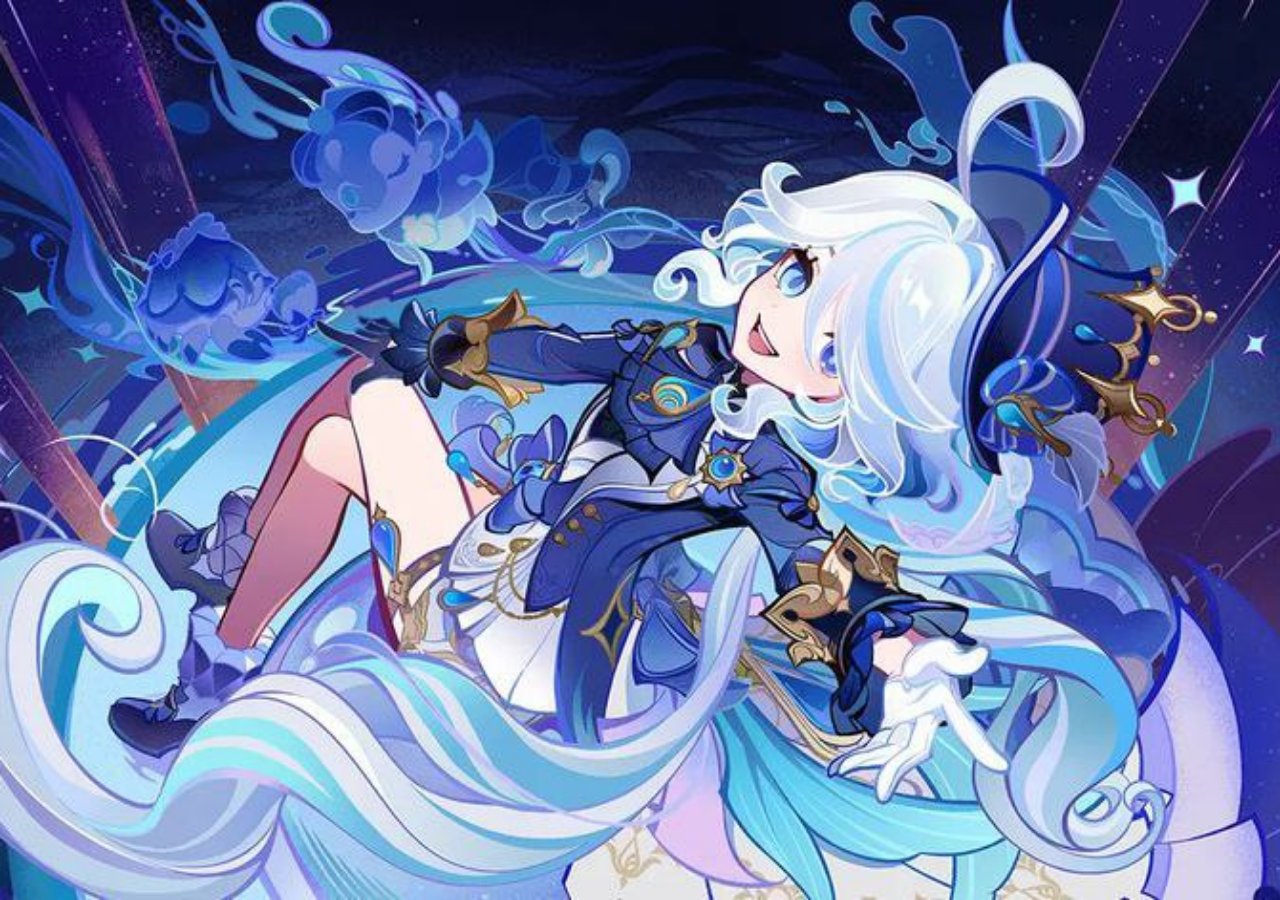
<file: Furina.html>
<!DOCTYPE html>
<html lang="en">
<head>
  <meta charset="UTF-8">
  <meta name="viewport" content="width=device-width, initial-scale=1.0">
  <title>About Furina</title>
  <link rel="stylesheet" href="About_Furina.css">
</head>
<body>
  <div class="overlay"></div> <!-- Перемістити overlay ВНЕ content -->

  <div class="content">
    <header>
      <h1>Furina</h1>
      <p>The Hydro Archon of Fontaine</p>
    </header>

    <section class="info">
      <p>
        Furina de Fontaine is a playable Hydro character
          in Genshin Impact who can alternate between
          <b class="Pneuma">Pneuma</b> and <b class="Ousia">Ousia</b> alignments.
          Introduced as the flamboyant and overconfident
          Hydro Archon, Furina's theatrics are eventually
          revealed to be a public persona, which she later
          discards in favor of living a relatively humbler
          life as an actress and artistic consultant.
      </p>
      <p>
        Despite her dazzling presence, Furina's story is one of inner conflict
        and transformation — balancing the burden of divine duty with the
        fragile humanity beneath.
      </p>
    </section>

    <div class="back">
     <a href="index.html">← Back</a>
    </div>
  </div>
</body>
</html>
</file>
<file: Style.css>
@import url('https://fonts.googleapis.com/css2?family=Alex+Brush&family=Montserrat:wght@300;400;600&display=swap');

* {
    margin: 0;
    padding: 0;
    box-sizing: border-box;
}

html, body {
    position: relative;
    margin: 0;
    padding: 0;
    scroll-behavior: smooth;
    background: url("back.avif") center/cover no-repeat fixed;
    background-color: #1B6EA4;
    font-family: "Poppins", sans-serif;
    overflow-x: hidden;
}

/* dark overlay */
html::before {
    content: "";
    position: fixed;
    top: 0;
    left: 0;
    width: 100%;
    height: 100%;
    background: rgba(0, 0, 0, 0.1);
    z-index: -1;
    pointer-events: none;
}


section {
    position: relative;
    min-height: 100vh;
    width: 100%;
    display: flex;
    justify-content: end;
    align-items: end;
    transition: opacity 1.5s ease, transform 1.5s ease;
}

.visible {
    opacity: 1 !important;
    transform: translateY(0) !important;
}

#start {
    position: relative;
    display: flex;
    justify-content: center;
    align-items: center;
    color: white;
    overflow: hidden;
}

#start::before {
    content: "";
    position: absolute;
    top: 0;
    left: 0;
    width: 100%;
    height: 100%;
    background: linear-gradient(180deg,
        rgba(0, 0, 0, 0.3) 0%,
        rgba(0, 0, 0, 0.2) 70%,
        rgba(0, 0, 0, 0.1) 90%,
        transparent 100%
    );
    z-index: 0;
}

.overlay {
    position: fixed;
    z-index: 2;
    top: 0;
    left: 0;
    width: 100%;
    height: 100%;
    background: rgba(0, 0, 0, 0.05);
    pointer-events: none;
}

.title {
    position: absolute;
    top: 30%;
    left: 13%;
    transform: translateY(-50%);
    z-index: 50;
}

.title_1 {
    font-family: 'Alex Brush', cursive;
    font-size: clamp(4rem, 10vw, 16rem);
    color: #f8faff;
    text-shadow: 0 0 40px rgba(160, 220, 255, 0.9);
    opacity: 0;
    animation: fadeIn 2s forwards 0.5s;
    transition: text-shadow 0.8s ease;
    cursor: default;
    margin: 0;
}

.title_1:hover {
    text-shadow: 0 0 60px rgba(180, 240, 255, 1);
}

@keyframes fadeIn {
    to {
        opacity: 1;
    }
}

.splash_base {
    position: absolute;
    top: 0;
    right: 0;
    height: 100%;
    width: 50%;
    z-index: 15;
    pointer-events: none;
}

.hz {
    position: relative;
    height: 100%;
    width: 100%;
    display: flex;
    justify-content: flex-end;
    align-items: center;
}

.splash_art {
    position: absolute;
    right: -5%;
    bottom: 0;
    height: 100%;
    width: auto;
    object-fit: contain;
    object-position: bottom right;
}

/* Furina card */
.card {
    position: absolute;
    top: 0;
    left: 0;
    width: 100%;
    height: 100%;
    pointer-events: none;
    z-index: 25;
}

.precard {
    position: absolute;
    top: 15%;
    left: 1%;
    width: 220px;
    height: auto;
    z-index: 26;
    pointer-events: auto;
    opacity: 1;
    visibility: visible;
    transition: opacity 0.4s ease, visibility 0.4s ease, transform 0.3s ease;
    cursor: pointer;
}

.precard.hidden {
    opacity: 0;
    visibility: hidden;
}

.precard:hover {
    transform: scale(1.05);
}

.furina_card {
    width: 100%;
    height: auto;
    display: block;
    object-fit: contain;
    filter: drop-shadow(0 0 25px rgba(100, 180, 255, 0.9));
    transition: transform 0.25s ease;
}

.furina_card:hover {
    transform: scale(1.12);
}

/* Constellation table */
.popup-overlay {
    position: fixed;
    top: 0;
    left: 0;
    width: 100%;
    height: 100%;
    background: rgba(0, 0, 0, 0.85);
    backdrop-filter: blur(10px);
    z-index: 9999;
    display: flex;
    justify-content: center;
    align-items: center;
    opacity: 0;
    visibility: hidden;
    transition: all 0.4s ease;
}

.popup-overlay.active {
    opacity: 1;
    visibility: visible;
}

.popup-content {
    background: url("furina constellation.jfif") center/cover no-repeat fixed;
    border: 2px solid rgba(120, 172, 255, 0.5);
    border-radius: 20px;
    padding: 40px;
    max-width: 900px;
    max-height: 85vh;
    overflow-y: auto;
    position: relative;
    box-shadow: 0 20px 60px rgba(0, 0, 0, 0.5);
    transform: scale(0.8);
    transition: transform 0.4s ease;
}

.popup-overlay.active .popup-content {
    transform: scale(1);
}

.popup-content::-webkit-scrollbar {
    width: 8px;
}

.popup-content::-webkit-scrollbar-track {
    background: rgba(0, 0, 0, 0.3);
    border-radius: 10px;
}

.popup-content::-webkit-scrollbar-thumb {
    background: rgba(120, 172, 255, 0.6);
    border-radius: 10px;
}

.popup-close {
    position: absolute;
    top: 15px;
    right: 15px;
    background: rgba(255, 255, 255, 0.1);
    border: 2px solid rgba(255, 255, 255, 0.3);
    color: white;
    font-size: 2rem;
    width: 45px;
    height: 45px;
    border-radius: 50%;
    cursor: pointer;
    display: flex;
    justify-content: center;
    align-items: center;
    transition: all 0.3s ease;
}

.popup-close:hover {
    background: rgba(255, 100, 100, 0.8);
    border-color: rgba(255, 100, 100, 1);
    transform: rotate(90deg);
}

.popup-title {
    font-family: 'Alex Brush', cursive;
    font-size: 3rem;
    color: #78acff;
    text-align: center;
    margin-bottom: 10px;
    text-shadow: 0 0 20px rgba(120, 172, 255, 0.8);
}

.popup-subtitle {
    text-align: center;
    color: #b3d9ff;
    font-size: 1.2rem;
    margin-bottom: 30px;
    opacity: 0.8;
}

.constellation-grid {
    display: flex;
    flex-direction: column;
    gap: 20px;
}

.constellation-item {
    display: flex;
    gap: 20px;
    background: rgba(0, 0, 0, 0.4);
    padding: 20px;
    border-radius: 15px;
    border: 1px solid rgba(120, 172, 255, 0.2);
    transition: all 0.3s ease;
}

.constellation-item:hover {
    background: rgba(120, 172, 255, 0.3);
    border-color: rgba(120, 172, 255, 0.5);
    transform: translateX(5px);
}

.constellation-icon_1,
.constellation-icon_2,
.constellation-icon_3,
.constellation-icon_4,
.constellation-icon_5,
.constellation-icon_6 {
    min-width: 60px;
    height: 60px;
    border-radius: 50%;
    display: flex;
    justify-content: center;
    align-items: center;
    font-size: 1.5rem;
    font-weight: bold;
    color: #ffffff;
    box-shadow: 0 5px 15px rgba(66, 135, 245, 0.5);
}

.constellation-icon_1 {
    background: url("с1.webp") center/cover no-repeat;
}

.constellation-icon_2 {
    background: url("c2.webp") center/cover no-repeat;
}

.constellation-icon_3 {
    background: url("с1.webp") center/cover no-repeat;
}

.constellation-icon_4 {
    background: url("c4.webp") center/cover no-repeat;
}

.constellation-icon_5 {
    background: url("с1.webp") center/cover no-repeat;
}

.constellation-icon_6 {
    background: url("c6.webp") center/cover no-repeat;
}

.constellation-number {
    font-family: 'Alex Brush', cursive;
    color: white;
    display: flex;
    justify-content: center;
    align-items: center;
    font-size: 1.3rem;
}

.constellation-info h3 {
    color: #78acff;
    font-size: 1.1rem;
    margin-bottom: 8px;
}

.constellation-info p {
    color: #d0e8ff;
    font-size: 0.95rem;
    line-height: 1.6;
}


.info {
    position: absolute;
    bottom: 20%;
    left: 10%;
    transform: translateX(-50%);
    z-index: 60;
}

.button {
    color: #ecf0f1;
    font-size: 4rem;
    font-family: 'Montserrat', 'sans-serif';
    background-color: rgb(8, 44, 105);
    border: 1px solid rgb(3, 29, 74);
    border-radius: 30px;
    cursor: pointer;
    text-decoration: none;
    padding: 20px;
    box-shadow: 0px 6px 0px rgb(3, 29, 74);
    transition: all 0.1s;
}

.button:active {
    box-shadow: 0px 2px 0px rgb(3, 29, 74);
    background-color: #022563;
    position: relative;
    top: 2px;
}


.back-button {
    position: fixed;
    bottom: 40px;
    right: 40px;
    z-index: 1000;
}

.back-to-top {
    position: relative;
    display: flex;
    align-items: center;
    justify-content: center;
    gap: 8px;
    border: none;
    background: rgba(255, 255, 255, 0.1);
    color: #fff;
    cursor: pointer;
    overflow: hidden;
    width: 180px;
    height: 70px;
    border-radius: 50px;
    transition: all 0.3s ease;
}

.back-to-top:hover {
    background: rgba(255, 255, 255, 0.2);
}

.back-to-top .arrow {
    width: 50px;
    height: 50px;
    transition: all 0.5s ease;
}

.back-to-top .text {
    opacity: 0;
    transform: translateX(-20px);
    transition: all 0.6s ease;
    font-size: 1.3rem;
}

.back-to-top:hover .arrow {
    width: 25px;
    height: 25px;
    transform: translateX(5px) translateY(-1px);
}

.back-to-top:hover .text {
    opacity: 1;
    transform: translateX(0);
}

.back-to-top::before {
    content: "";
    position: absolute;
    height: 1px;
    bottom: 0;
    left: 0;
    width: 100%;
    background: currentColor;
    transform: scaleX(0);
    transform-origin: bottom right;
    transition: transform 0.4s ease;
}

.back-to-top:hover::before {
    transform: scaleX(1);
    transform-origin: bottom left;
}

/* main container*/
.container {
    max-width: 1500px;
    margin: 0 auto;
    background: rgba(0, 22, 66, 0.85);
    border-radius: 20px;
    padding: 40px;
    box-shadow: 0 20px 60px rgba(0, 0, 0, 0.7),
                0 0 100px rgba(100, 181, 246, 0.1);
    border: 1px solid rgba(100, 181, 246, 0.2);
}

.header {
    text-align: center;
    margin-bottom: 50px;
    position: relative;
}

.header h1 {
    font-size: clamp(4rem, 7vw, 16rem);
    background: #a2cbfa;
    font-family: 'Alex Brush', Tahoma, Geneva, Verdana, sans-serif;
    -webkit-background-clip: text;
    -webkit-text-fill-color: transparent;
    background-clip: text;
    text-shadow: 0 0 30px rgba(201, 231, 255, 0.3);
    margin-bottom: 10px;
    font-weight: 700;
}

.header p {
    color: #a2cbfa;
    font-size: 18px;
    opacity: 0.9;
}



.talents-section {
    margin-bottom: 60px;
}

.section-title {
    color: #a2cbfa;
    font-size: 32px;
    margin-bottom: 30px;
    text-align: center;
    display: flex;
    align-items: center;
    justify-content: center;
    gap: 15px;
}

.section-title::before,
.section-title::after {
    content: '';
    flex: 1;
    height: 2px;
    background: linear-gradient(90deg, transparent, #a2cbfa, transparent);
}

.talents-icons {
    display: flex;
    gap: 25px;
    justify-content: center;
    margin-bottom: 40px;
    flex-wrap: wrap;
    padding: 20px;
}

.talent-icon {
    width: 90px;
    height: 90px;
    border-radius: 50%;
    border: 2px solid rgba(18, 82, 184, 0.9);
    cursor: pointer;
    transition: all 0.4s cubic-bezier(0.4, 0, 0.2, 1);
    display: flex;
    align-items: center;
    justify-content: center;
    position: relative;
    overflow: hidden;
    backdrop-filter: blur(10px);
}

.talent-icon img {
    width: 100%;
    height: 100%;
    object-fit: contain;
    filter: drop-shadow(0 0 8px rgba(100, 181, 246, 0.4));
    transition: all 0.3s ease;
}

.talent-icon:hover {
    transform: translateY(-5px) scale(1.05);
    border-color: #64b5f6;
    box-shadow: 0 10px 30px rgba(162, 203, 250, 0.4);
}

.talent-icon:hover img {
    filter: drop-shadow(0 0 15px rgba(100, 181, 246, 0.8));
}

.talent-icon.active {
    border: 4px solid #a2cbfa;
    box-shadow: 0 0 40px rgba(79, 195, 247, 0.8),
                inset 0 0 30px rgba(79, 195, 247, 0.2);
    background: linear-gradient(135deg, rgba(79, 195, 247, 0.3), rgba(100, 181, 246, 0.2));
    animation: activePulse 2s infinite;
    transform: scale(1.1);
}

.talent-icon.active img {
    filter: drop-shadow(0 0 20px rgba(100, 181, 246, 1));
}

@keyframes activePulse {
    0%, 100% {
        box-shadow: 0 0 40px rgba(162, 203, 250, 0.8),
            inset 0 0 30px rgba(162, 203, 250, 0.2);
    }
    50% {
        box-shadow: 0 0 60px rgba(162, 203, 250, 1),
            inset 0 0 40px rgba(162, 203, 250, 0.4);
    }
}

.talent-icon::before {
    content: '';
    position: absolute;
    top: -50%;
    left: -50%;
    width: 200%;
    height: 200%;
    background: linear-gradient(45deg, transparent, rgba(184, 18, 51, 0.9), transparent);
    transform: rotate(45deg);
    transition: all 0.5s;
}

.talent-icon:hover::before {
    left: 100%;
}

.talent-content {
    display: grid;
    grid-template-columns: 1.2fr 1fr;
    gap: 35px;
    align-items: start;
}

.talent-media {
    background: linear-gradient(135deg, rgba(20, 124, 204, 0.6), rgba(19, 57, 171, 0.6));
    border-radius: 15px;
    overflow: hidden;
    border: 2px solid rgba(204, 140, 2, 0.5);
    position: relative;
    aspect-ratio: 16/9;
    box-shadow: 0 10px 40px rgba(0, 0, 0, 0.5);
}

.talent-media::before {
    content: '';
    position: absolute;
    top: 0;
    left: 0;
    right: 0;
    bottom: 0;
    background: linear-gradient(135deg, rgba(79, 195, 247, 0.1), transparent);
    pointer-events: none;
    z-index: 1;
}

.talent-media video,
.talent-media img {
    width: 100%;
    height: 100%;
    object-fit: cover;
    display: block;
}

/* pasive talent style*/
.passive-talent-display {
    display: flex;
    align-items: center;
    justify-content: center;
    height: 100%;
    width: 100%;

}

.passive-talent-icon {
    width: 200px;
    height: 200px;
    border-radius: 50%;
    overflow: hidden;
    border: 3px solid rgba(100, 181, 246, 0.5);
    box-shadow: 0 0 40px rgba(79, 195, 247, 0.6);
}

.passive-talent-icon img {
    width: 100%;
    height: 100%;
    object-fit: cover;
}

.talent-description {
    background: linear-gradient(135deg, rgba(19, 25, 87, 0.6), rgba(0, 11, 128, 0.6));
    padding: 30px;
    border-radius: 15px;
    border: 2px solid rgba(204, 140, 2, 0.6);
    box-shadow: 0 10px 40px rgba(0, 0, 0, 0.3);
}

.talent-description h3 {
    color: #a2cbfa;
    margin-bottom: 20px;
    font-size: 28px;
    text-shadow: 0 0 10px rgba(79, 195, 247, 0.5);
}

.talent-type {
    color: #a2cbfa;
    font-weight: 600;
    font-size: 16px;
    margin-bottom: 15px;
    display: inline-block;
    padding: 5px 15px;
    background: rgba(79, 195, 247, 0.15);
    border-radius: 20px;
    border: 1px solid rgba(79, 195, 247, 0.3);
}

.talent-description p {
    line-height: 1.8;
    margin-bottom: 15px;
    color: #b8d4e8;
    font-size: 15px;
}

.talent-description strong {
    color: #185acc;
}


.gallery-section {
    margin-top: 60px;
}

.gallery-nav {
    display: flex;
    gap: 15px;
    overflow-x: auto;
    padding: 25px 10px;
    margin-bottom: 35px;
    scrollbar-width: thin;
    scrollbar-color: rgba(100, 181, 246, 0.5) rgba(26, 47, 77, 0.3);
    justify-content: center;
}

.gallery-nav::-webkit-scrollbar {
    height: 10px;
}

.gallery-nav::-webkit-scrollbar-track {
    background: rgba(246, 100, 100, 0.3);
    border-radius: 5px;
}

.gallery-nav::-webkit-scrollbar-thumb {
    background: rgba(100, 181, 246, 0.5);
    border-radius: 5px;
}

.gallery-nav::-webkit-scrollbar-thumb:hover {
    background: rgba(100, 181, 246, 0.8);
}

.gallery-btn {
    padding: 14px 28px;
    background: linear-gradient(135deg, rgba(8, 29, 120, 0.7), rgba(0, 33, 176, 0.7)); /* button */
    border: 2px solid rgba(204, 140, 2, 0.5); /* border about button */
    border-radius: 30px;
    color: #a2cbfa;
    cursor: pointer;
    transition: all 0.3s ease;
    white-space: nowrap;
    font-size: 15px;
    font-weight: 500;
    backdrop-filter: blur(5px);
}

.gallery-btn:hover {
    background: linear-gradient(135deg, rgba(10, 14, 143, 0.2), rgba(27, 32, 191, 0.2));
    border-color: #cc8c02;
    color: #fff;
    transform: translateY(-2px);
    box-shadow: 0 5px 20px rgba(204, 140, 2, 0.3);
}

.gallery-btn.active {
    background: linear-gradient(135deg, #a2cbfa 0%, #a2cbfa 100%);
    border-color: #a2cbfa;
    color: #0a1628;
    font-weight: 600;
    box-shadow: 0 0 30px rgba(184, 212, 232, 0.6);
}


.gallery-content-wrapper {
    display: grid;
    grid-template-columns: 2fr 1fr;
    gap: 30px;
    align-items: start;
}

.gallery-content {
    display: flex;
    flex-direction: column;
    gap: 20px;
}

.gallery-media {
     background: linear-gradient(135deg, rgba(19, 25, 87, 0.6), rgba(0, 11, 128, 0.6));
    border-radius: 15px;
    overflow: hidden;
    border: 2px solid rgba(204, 140, 2, 0.3);
    box-shadow: 0 10px 40px rgba(0, 0, 0, 0.5);
    display: flex;
    align-items: center;
    justify-content: center;
    min-height: 300px;
}

.gallery-media video,
.gallery-media img {
    width: 100%;
    height: auto;
    max-height: 600px;
    object-fit: contain;
    display: block;
}




.slider-container {
    background: rgba(11, 27, 60, 0.9);
    border-radius: 20px;
    box-shadow: 0 20px 60px rgba(0, 0, 0, 0.7);
    overflow: hidden;
    border: 1px solid rgba(100, 181, 246, 0.2);
    max-height: fit-content;
}

.slider-wrapper {
    position: relative;
    width: 100%;
    overflow: hidden;
    background: #000;
    min-height: 200px;
}

.slide {
    position: absolute;
    top: 0;
    left: 0;
    width: 100%;
    height: 100%;
    opacity: 0;
    transition: opacity 1s ease-in-out;
    display: flex;
    align-items: center;
    justify-content: center;
}

.slide.active {
    opacity: 1;
    position: relative;
}

.slide img {
    width: 100%;
    height: 100%;
    object-fit: contain;
    display: block;
}

.slider-controls {
    padding: 20px;
    display: flex;
    justify-content: space-between;
    align-items: center;
    border-top: 1px solid rgba(100, 181, 246, 0.2);
}

.dots {
    display: flex;
    gap: 10px;
}

.dot {
    width: 12px;
    height: 12px;
    border-radius: 50%;
    background: #4a5d8a;
    cursor: pointer;
    transition: all 0.3s;
}

.dot.active {
    background: #4fc3f7;
    transform: scale(1.3);
    box-shadow: 0 0 10px rgba(79, 195, 247, 0.8);
}

.nav-buttons {
    display: flex;
    gap: 10px;
}

button {
    padding: 10px 20px;
    background-color: #4a5d8a;
    color: white;
    border: none;
    border-radius: 8px;
    cursor: pointer;
    font-size: 16px;
    transition: all 0.3s;
}

button:hover {
    background: #5568d3;
    transform: scale(1.05);
}

button:active {
    transform: scale(0.95);
}

.slider-title {
    padding: 20px;
    text-align: center;
    font-size: 24px;
    font-weight: bold;
    color: #a2cbfa;
    border-bottom: 1px solid rgba(100, 181, 246, 0.2);
}

.slider-subtitle {
    padding: 15px 20px;
    text-align: center;
    font-size: 18px;
    color: #667eea;
    font-weight: 500;
    min-height: 50px;
    transition: opacity 0.5s ease-in-out;
    display: flex;
    align-items: center;
    justify-content: center;
}




@media (max-width: 1200px) {
    .gallery-content-wrapper {
        grid-template-columns: 1fr;
    }

    .slider-container {
        max-width: 600px;
        margin: 0 auto;
    }
}

@media (max-width: 1024px) {
    .talent-content {
        grid-template-columns: 1fr;
    }

    .header h1 {
        font-size: 36px;
    }
}

@media (max-width: 768px) {
    .container {
        padding: 25px;
    }

    .talents-icons {
        gap: 15px;
    }

    .talent-icon {
        width: 75px;
        height: 75px;
    }

    .header h1 {
        font-size: 28px;
    }

    .section-title {
        font-size: 24px;
    }

    .title {
        left: 50%;
        transform: translate(-50%, -50%);
    }





@media (max-width: 768px) {
    .container {
        padding: 25px;
    }

    .talents-icons {
        gap: 15px;
    }

    .talent-icon {
        width: 75px;
        height: 75px;
    }

    .header h1 {
        font-size: 28px;
    }

    .section-title {
        font-size: 24px;
    }

    /* First page mobile - правильна структура */
    #start {
        display: flex;
        flex-direction: column;
        position: relative;
        min-height: 100vh;
        padding: 0;
    }

    /* 1. Splash art зверху на всю ширину */
    .splash_base {
        position: relative;
        width: 100vw;
        height: 60vh;
        top: 0;
        left: 50%;
        right: auto;
        transform: translateX(-50%);
        margin: 0;
        order: 1;
    }

    .hz {
        width: 100%;
        height: 100%;
        justify-content: center;
        align-items: center;
    }

    .splash_art {
        position: relative;
        right: auto;
        bottom: auto;
        transform: none;
        width: 100%;
        height: 100%;
        object-fit: cover;
    }

    /* 2. Напис "Furina" зліва + іконка справа (на одній лінії) - ПІСЛЯ splash art */
    .title {
        position: relative;
        top: auto;
        left: auto;
        transform: none;
        width: auto;
        display: inline-block;
        margin: 30px 0 0 5%;
        z-index: 50;
        order: 2;
    }

    .title_1 {
        font-size: clamp(3rem, 10vw, 5rem);
        text-align: left;
        margin: 0;
    }

    .card {
        position: relative;
        top: auto;
        right: 5%;
        left: auto;
        width: auto;
        height: auto;
        pointer-events: auto;
        order: 2;
        display: flex;
        justify-content: flex-end;
        margin-top: -180px;
        padding-right: 5%;
    }

    .precard {
        position: relative;
        top: auto;
        left: auto;
        transform: none;
        width: 150px;
        margin: 0;
    }

    .precard.hidden {
        opacity: 0;
        visibility: hidden;
    }

    /* 3. Кнопка Info внизу */
    .info {
        position: relative;
        bottom: auto;
        left: 0;
        transform: none;
        width: 100%;
        text-align: center;
        margin-top: 40px;
        padding-bottom: 40px;
        z-index: 60;
        order: 3;
    }

    .button {
        font-size: 2rem;
        padding: 15px 50px;
        display: inline-block;
    }

    /* Constellation popup mobile */
    .popup-content {
        padding: 20px;
        max-width: 95%;
        max-height: 90vh;
        margin: 10px;
    }

    .popup-title {
        font-size: 2rem;
    }

    .popup-subtitle {
        font-size: 1rem;
    }

    .constellation-item {
        flex-direction: row;
        gap: 15px;
        padding: 15px;
        align-items: flex-start;
        text-align: left;
        position: relative;
    }

    .constellation-number {
        position: relative;
        min-width: 40px;
        font-size: 1.5rem;
        flex-shrink: 0;
    }

    .constellation-icon_1,
    .constellation-icon_2,
    .constellation-icon_3,
    .constellation-icon_4,
    .constellation-icon_5,
    .constellation-icon_6 {
        min-width: 70px;
        height: 70px;
        flex-shrink: 0;
    }

    .constellation-info {
        flex: 1;
    }

    .constellation-info h3 {
        font-size: 0.95rem;
        margin-bottom: 8px;
    }

    .constellation-info p {
        font-size: 0.85rem;
        line-height: 1.5;
    }

    .popup-close {
        width: 35px;
        height: 35px;
        font-size: 1.5rem;
    }

    .back-button {
        bottom: 20px;
        right: 20px;
    }

    .back-to-top {
        width: 60px;
        height: 60px;
    }

    .back-to-top .text {
        display: none;
    }

    .back-to-top .arrow {
        width: 30px;
        height: 30px;
    }

    .back-to-top:hover .arrow {
        width: 30px;
        height: 30px;
        transform: translateY(-3px);
    }
}

@media (max-width: 480px) {
    .splash_base {
        height: 55vh;
    }

    .title {
        margin: 25px 0 0 3%;
    }

    .title_1 {
        font-size: clamp(2.5rem, 9vw, 4rem);
    }

    .card {
        top: calc(55vh + 25px);
        right: 3%;
    }

    .precard {
        width: 130px;
    }

    .info {
        margin-top: 30px;
        padding-bottom: 30px;
    }

    .button {
        font-size: 1.8rem;
        padding: 12px 40px;
    }

    .popup-content {
        padding: 15px;
    }

    .popup-title {
        font-size: 1.5rem;
    }

    .constellation-number {
        min-width: 35px;
        font-size: 1.2rem;
    }

    .constellation-icon_1,
    .constellation-icon_2,
    .constellation-icon_3,
    .constellation-icon_4,
    .constellation-icon_5,
    .constellation-icon_6 {
        min-width: 60px;
        height: 60px;
    }

    .constellation-info h3 {
        font-size: 0.85rem;
    }

    .constellation-info p {
        font-size: 0.8rem;
    }
}
</file>
<file: About_Furina.css>
@import url('https://fonts.googleapis.com/css2?family=Alex+Brush&family=Montserrat:wght@300;400;600&display=swap');

* {
  margin: 0;
  padding: 0;
  box-sizing: border-box;
}

body {
  background: url("FP.jpg") center/cover no-repeat fixed;
  color: #eaf7ff;
  font-family: 'Montserrat', sans-serif;
  line-height: 1.6;
  min-height: 100vh;
  display: flex;
  align-items: center;
  justify-content: center;
  padding: 40px;
  opacity: 0;
  animation: fadeIn 1.5s forwards;
  position: relative; /* ✅ ДОДАТИ ЦЕ */
}

.overlay {
  position: fixed; /* або absolute — fixed краще для фону */
  background: linear-gradient(to bottom, rgba(163, 194, 255, 0.5), rgba(11, 45, 163, 0.5));
  top: 0;
  left: 0;
  width: 100%;
  height: 100%;
  z-index: 1; /* ✅ Нижче за content */
  pointer-events: none; /* Щоб не блокував кліки */
}

.content {
  max-width: 800px;
  background: rgba(1, 15, 87, 0.5);
  padding: 40px 60px;
  border-radius: 20px;
  box-shadow: 0 0 40px rgba(247, 229, 195, 0.4);
  backdrop-filter: blur(10px);
  position: relative; /* ✅ Явно вказати */
  z-index: 10; /* ✅ Вище за overlay */
}

/* Заголовок */
header h1 {
  font-family: 'Alex Brush', cursive;
  font-size: 4rem;
  color: #cce8ff;
  text-align: center;
  text-shadow: 0 0 20px rgba(150, 220, 255, 0.7);
}

header p {
  text-align: center;
  color: #a8c8df;
  margin-bottom: 30px;
  font-weight: 300;
}

/* Текст */
.info p {
  margin-bottom: 20px;
  font-size: 1.05rem;
}

.Pneuma {
    color: #fceed2;
}

.Ousia {
    color: #2a1963;
}



/* Кнопка повернення */
.back {
  text-align: center;
  margin-top: 30px;
}

.back a {
  text-decoration: none;
  color:#cce4ff;
  font-weight: 600;
  border: 1px solid #cce4ff;
  padding: 10px 25px;
  border-radius: 30px;
  transition: all 0.3s ease;
}

.back a:hover {
  background-color: #cce4ff;
  color: #0a31bf;
  box-shadow: 0 0 15px rgba(183, 228, 255, 0.6);
}

/* Анімація */
@keyframes fadeIn {
  to {
    opacity: 1;
  }
}





/* Стиль кнопки *
.back-button {
  position: fixed;
  top: 30px;
  left: 30px;
  padding: 10px 20px;
  background: rgba(255, 255, 255, 0.15);
  color: #fff;
  border: 1px solid rgba(255, 255, 255, 0.3);
  border-radius: 25px;
  font-size: 18px;
  font-family: "Poppins", sans-serif;
  text-decoration: none;
  backdrop-filter: blur(8px);
  transition: all 0.3s ease;
  z-index: 100;
}

.back-button:hover {
  background: rgba(255, 255, 255, 0.25);
  transform: scale(1.05);
} */
</file>
